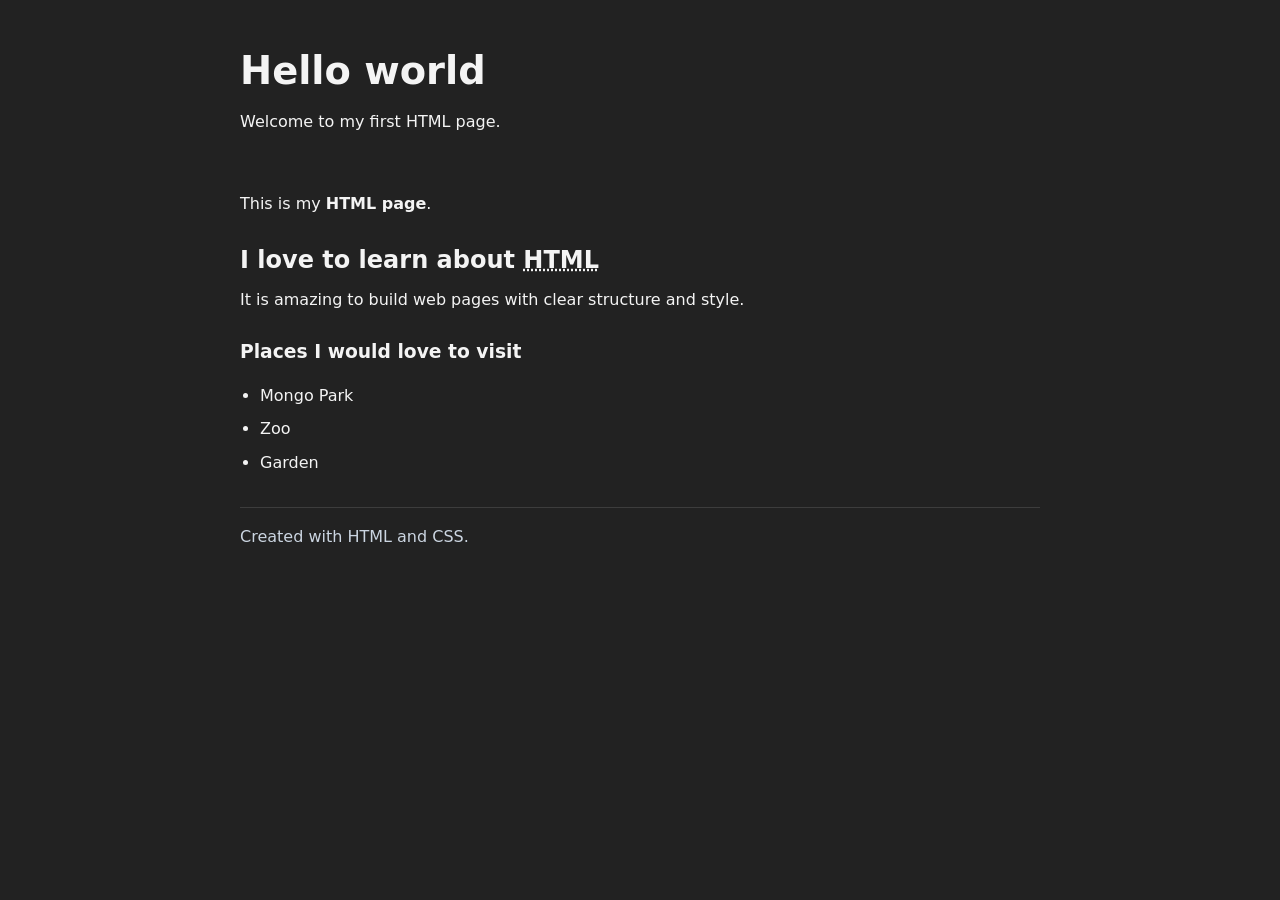
<file: index.html>
<!DOCTYPE html>
<html lang="en">
<head>
    <meta charset="UTF-8">
    <meta name="viewport" content="width=device-width, initial-scale=1.0">
    <title>MY FIRST HTML PAGE</title>
    <link rel="stylesheet" href="main.css">
</head>
<body>
    <header>
        <h1>Hello world</h1>
        <p>Welcome to my first HTML page.</p>
    </header>

    <main>
        <section>
            <p>This is my <strong>HTML page</strong>.</p>
        </section>

        <section>
            <h2>I love to learn about <abbr title="HyperText Markup Language">HTML</abbr></h2>
            <p>It is amazing to build web pages with clear structure and style.</p>
        </section>

        <section>
            <h3>Places I would love to visit</h3>
            <ul>
                <li>Mongo Park</li>
                <li>Zoo</li>
                <li>Garden</li>
            </ul>
        </section>
    </main>

    <footer>
        <p>Created with HTML and CSS.</p>
    </footer>
</body>
</html>
</file>
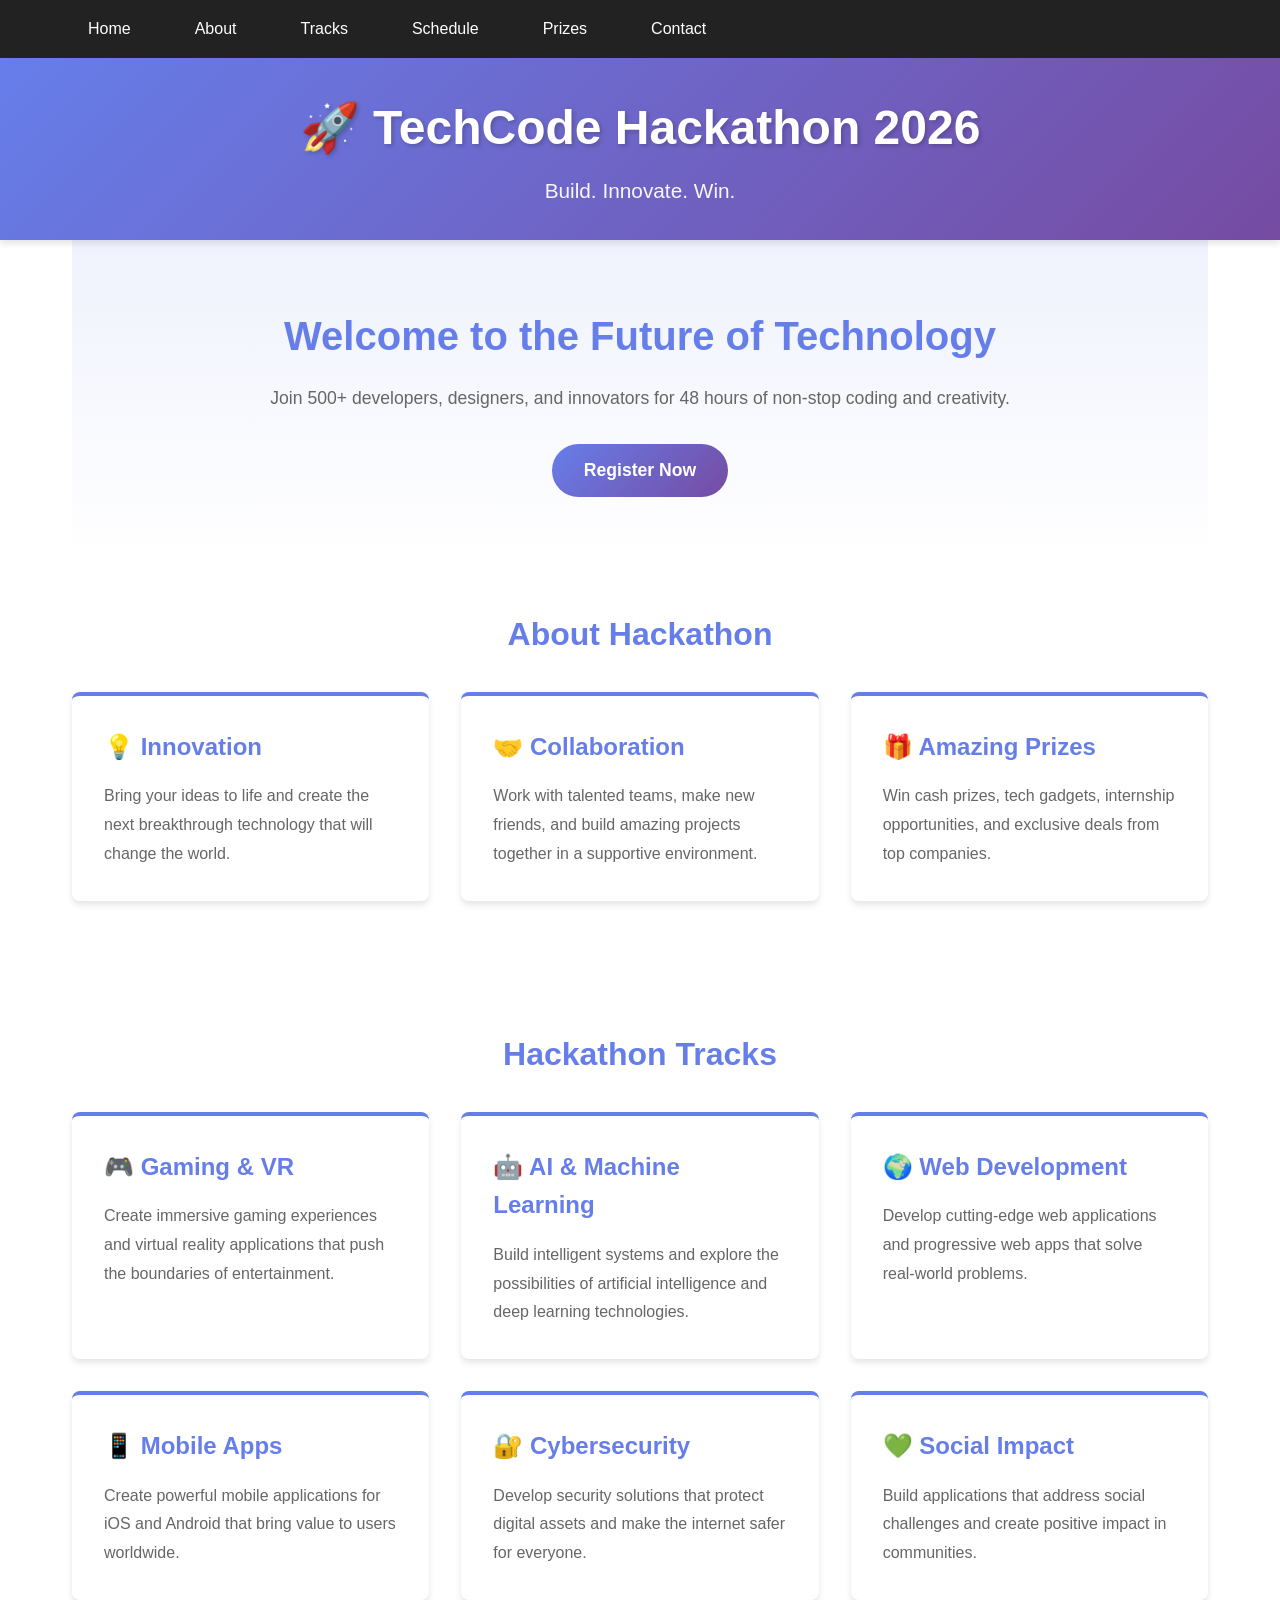
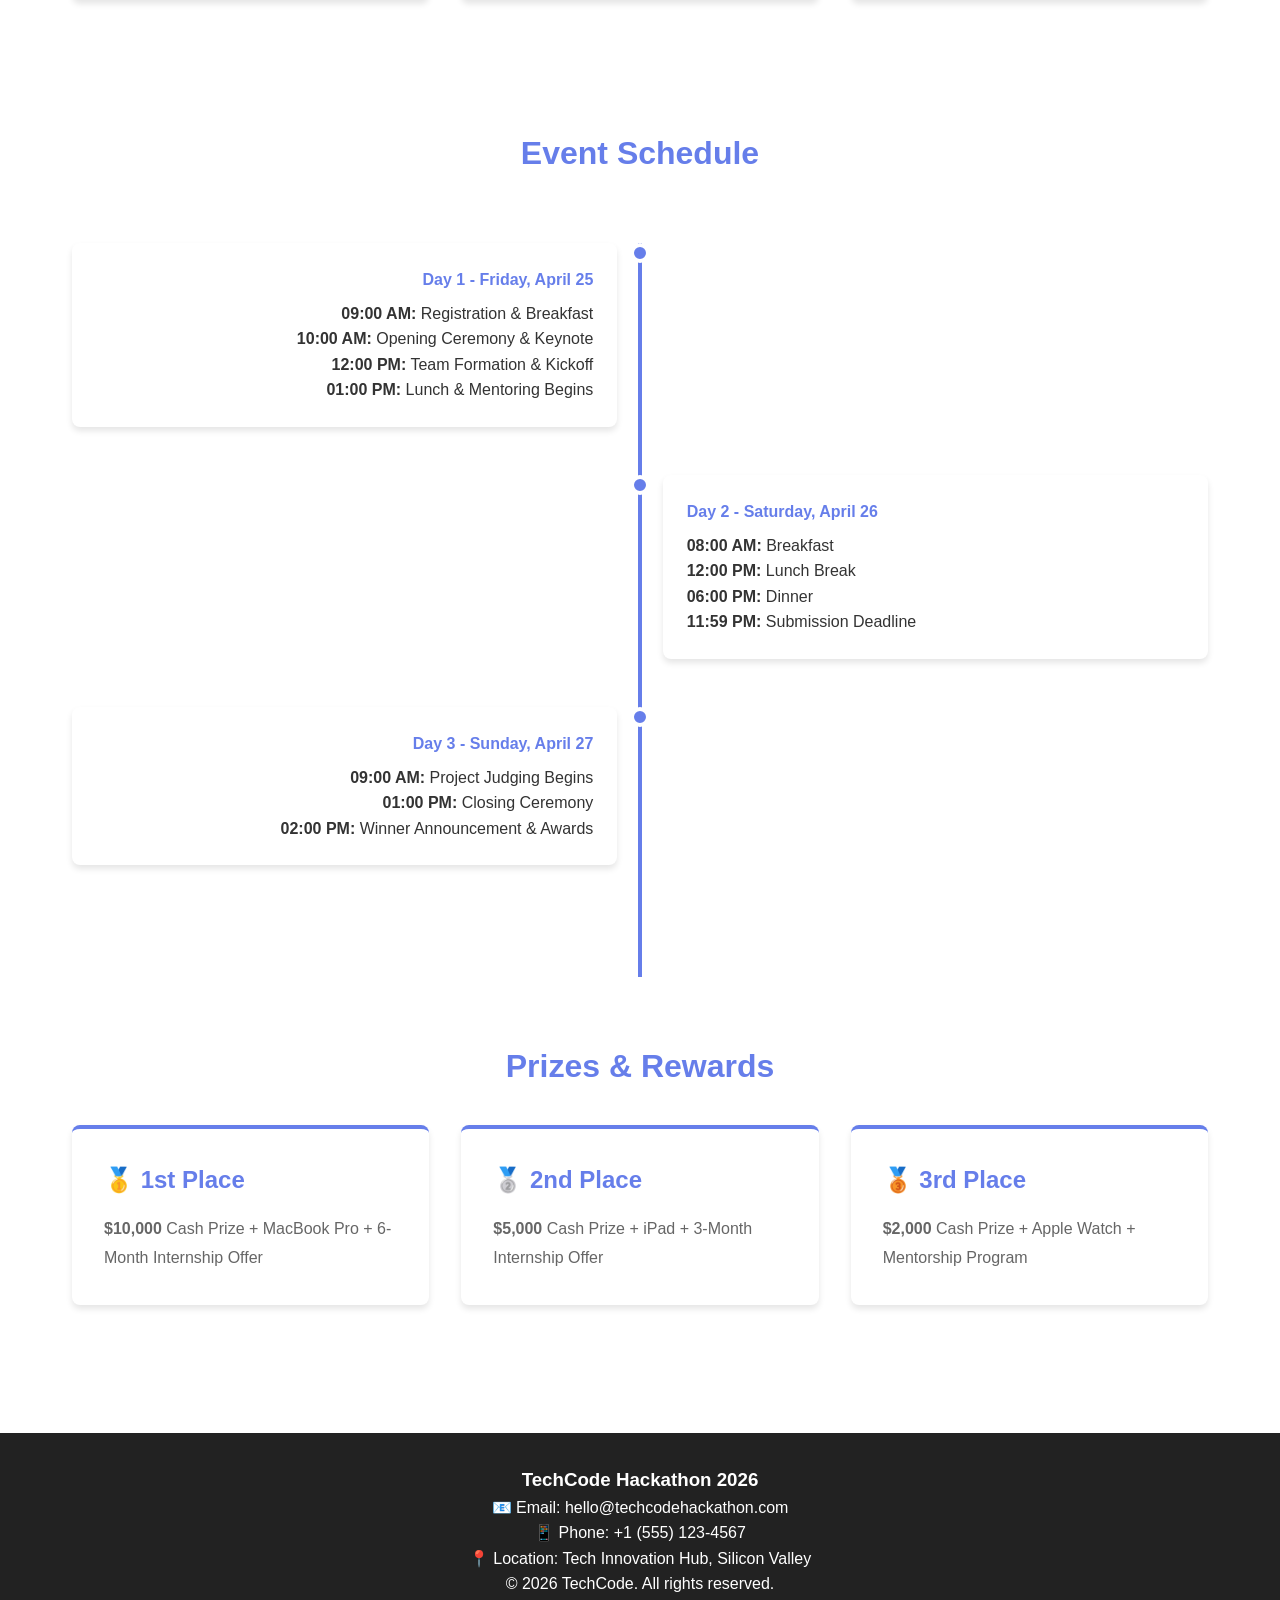
<file: hackathon.html>
<!DOCTYPE html>
<html lang="en">
<head>
    <meta charset="UTF-8">
    <meta name="viewport" content="width=device-width, initial-scale=1.0">
    <title>TechCode Hackathon 2026</title>
    <style>
        * {
            margin: 0;
            padding: 0;
            box-sizing: border-box;
        }

        body {
            font-family: 'Segoe UI', Tahoma, Geneva, Verdana, sans-serif;
            line-height: 1.6;
            color: #333;
        }

        /* Header */
        header {
            background: linear-gradient(135deg, #667eea 0%, #764ba2 100%);
            color: white;
            padding: 2rem 0;
            text-align: center;
            box-shadow: 0 4px 6px rgba(0, 0, 0, 0.1);
        }

        header h1 {
            font-size: 3rem;
            margin-bottom: 0.5rem;
            text-shadow: 2px 2px 4px rgba(0, 0, 0, 0.2);
        }

        header p {
            font-size: 1.3rem;
            opacity: 0.95;
        }

        /* Navigation */
        nav {
            background-color: #222;
            padding: 1rem 0;
            position: sticky;
            top: 0;
            z-index: 100;
        }

        nav ul {
            list-style: none;
            max-width: 1200px;
            margin: 0 auto;
            padding: 0 2rem;
            display: flex;
            gap: 2rem;
        }

        nav a {
            color: white;
            text-decoration: none;
            padding: 0.5rem 1rem;
            border-radius: 4px;
            transition: background-color 0.3s;
        }

        nav a:hover {
            background-color: #667eea;
        }

        /* Main Container */
        .container {
            max-width: 1200px;
            margin: 0 auto;
            padding: 0 2rem;
        }

        /* Hero Section */
        .hero {
            text-align: center;
            padding: 4rem 0;
            background: linear-gradient(to bottom, rgba(102, 126, 234, 0.1), transparent);
        }

        .hero h2 {
            font-size: 2.5rem;
            color: #667eea;
            margin-bottom: 1rem;
        }

        .hero p {
            font-size: 1.1rem;
            color: #666;
            margin-bottom: 2rem;
        }

        /* CTA Button */
        .cta-button {
            display: inline-block;
            background: linear-gradient(135deg, #667eea 0%, #764ba2 100%);
            color: white;
            padding: 1rem 2rem;
            text-decoration: none;
            border-radius: 50px;
            font-size: 1.1rem;
            font-weight: bold;
            transition: transform 0.3s, box-shadow 0.3s;
            border: none;
            cursor: pointer;
        }

        .cta-button:hover {
            transform: translateY(-3px);
            box-shadow: 0 10px 20px rgba(102, 126, 234, 0.3);
        }

        /* Cards Section */
        .section {
            padding: 3rem 0;
        }

        .section h2 {
            font-size: 2rem;
            color: #333;
            margin-bottom: 2rem;
            text-align: center;
            color: #667eea;
        }

        .cards {
            display: grid;
            grid-template-columns: repeat(auto-fit, minmax(300px, 1fr));
            gap: 2rem;
            margin-bottom: 2rem;
        }

        .card {
            background: white;
            border-radius: 8px;
            padding: 2rem;
            box-shadow: 0 4px 6px rgba(0, 0, 0, 0.1);
            transition: transform 0.3s, box-shadow 0.3s;
            border-top: 4px solid #667eea;
        }

        .card:hover {
            transform: translateY(-5px);
            box-shadow: 0 8px 15px rgba(0, 0, 0, 0.2);
        }

        .card h3 {
            color: #667eea;
            margin-bottom: 1rem;
            font-size: 1.5rem;
        }

        .card p {
            color: #666;
            line-height: 1.8;
        }

        /* Timeline */
        .timeline {
            position: relative;
            padding: 2rem 0;
        }

        .timeline::before {
            content: '';
            position: absolute;
            left: 50%;
            transform: translateX(-50%);
            width: 4px;
            height: 100%;
            background: #667eea;
        }

        .timeline-item {
            margin-bottom: 3rem;
            position: relative;
        }

        .timeline-item:nth-child(odd) .timeline-content {
            margin-left: 0;
            margin-right: 52%;
            text-align: right;
        }

        .timeline-item:nth-child(even) .timeline-content {
            margin-left: 52%;
            margin-right: 0;
        }

        .timeline-dot {
            position: absolute;
            left: 50%;
            transform: translateX(-50%);
            width: 20px;
            height: 20px;
            background: #667eea;
            border: 4px solid white;
            border-radius: 50%;
            top: 0;
        }

        .timeline-content {
            background: white;
            padding: 1.5rem;
            border-radius: 8px;
            box-shadow: 0 4px 6px rgba(0, 0, 0, 0.1);
        }

        .timeline-content h4 {
            color: #667eea;
            margin-bottom: 0.5rem;
        }

        /* Footer */
        footer {
            background-color: #222;
            color: white;
            text-align: center;
            padding: 2rem;
            margin-top: 3rem;
        }

        /* Responsive */
        @media (max-width: 768px) {
            header h1 {
                font-size: 2rem;
            }

            nav ul {
                flex-direction: column;
                gap: 0.5rem;
            }

            .timeline::before {
                left: 0;
            }

            .timeline-dot {
                left: 0;
                transform: translateX(-50%);
            }

            .timeline-item:nth-child(odd) .timeline-content,
            .timeline-item:nth-child(even) .timeline-content {
                margin-left: 30px;
                margin-right: 0;
                text-align: left;
            }

            .hero h2 {
                font-size: 1.8rem;
            }

            .cards {
                grid-template-columns: 1fr;
            }
        }
    </style>
</head>
<body>
    <!-- Navigation -->
    <nav>
        <ul>
            <li><a href="#home">Home</a></li>
            <li><a href="#about">About</a></li>
            <li><a href="#tracks">Tracks</a></li>
            <li><a href="#schedule">Schedule</a></li>
            <li><a href="#prizes">Prizes</a></li>
            <li><a href="#contact">Contact</a></li>
        </ul>
    </nav>

    <!-- Header -->
    <header id="home">
        <h1>🚀 TechCode Hackathon 2026</h1>
        <p>Build. Innovate. Win.</p>
    </header>

    <!-- Main Content -->
    <main class="container">
        <!-- Hero Section -->
        <section class="hero">
            <h2>Welcome to the Future of Technology</h2>
            <p>Join 500+ developers, designers, and innovators for 48 hours of non-stop coding and creativity.</p>
            <button class="cta-button">Register Now</button>
        </section>

        <!-- About Section -->
        <section class="section" id="about">
            <h2>About Hackathon</h2>
            <div class="cards">
                <div class="card">
                    <h3>💡 Innovation</h3>
                    <p>Bring your ideas to life and create the next breakthrough technology that will change the world.</p>
                </div>
                <div class="card">
                    <h3>🤝 Collaboration</h3>
                    <p>Work with talented teams, make new friends, and build amazing projects together in a supportive environment.</p>
                </div>
                <div class="card">
                    <h3>🎁 Amazing Prizes</h3>
                    <p>Win cash prizes, tech gadgets, internship opportunities, and exclusive deals from top companies.</p>
                </div>
            </div>
        </section>

        <!-- Tracks Section -->
        <section class="section" id="tracks">
            <h2>Hackathon Tracks</h2>
            <div class="cards">
                <div class="card">
                    <h3>🎮 Gaming & VR</h3>
                    <p>Create immersive gaming experiences and virtual reality applications that push the boundaries of entertainment.</p>
                </div>
                <div class="card">
                    <h3>🤖 AI & Machine Learning</h3>
                    <p>Build intelligent systems and explore the possibilities of artificial intelligence and deep learning technologies.</p>
                </div>
                <div class="card">
                    <h3>🌍 Web Development</h3>
                    <p>Develop cutting-edge web applications and progressive web apps that solve real-world problems.</p>
                </div>
                <div class="card">
                    <h3>📱 Mobile Apps</h3>
                    <p>Create powerful mobile applications for iOS and Android that bring value to users worldwide.</p>
                </div>
                <div class="card">
                    <h3>🔐 Cybersecurity</h3>
                    <p>Develop security solutions that protect digital assets and make the internet safer for everyone.</p>
                </div>
                <div class="card">
                    <h3>💚 Social Impact</h3>
                    <p>Build applications that address social challenges and create positive impact in communities.</p>
                </div>
            </div>
        </section>

        <!-- Schedule Section -->
        <section class="section" id="schedule">
            <h2>Event Schedule</h2>
            <div class="timeline">
                <div class="timeline-item">
                    <div class="timeline-dot"></div>
                    <div class="timeline-content">
                        <h4>Day 1 - Friday, April 25</h4>
                        <p><strong>09:00 AM:</strong> Registration & Breakfast</p>
                        <p><strong>10:00 AM:</strong> Opening Ceremony & Keynote</p>
                        <p><strong>12:00 PM:</strong> Team Formation & Kickoff</p>
                        <p><strong>01:00 PM:</strong> Lunch & Mentoring Begins</p>
                    </div>
                </div>

                <div class="timeline-item">
                    <div class="timeline-dot"></div>
                    <div class="timeline-content">
                        <h4>Day 2 - Saturday, April 26</h4>
                        <p><strong>08:00 AM:</strong> Breakfast</p>
                        <p><strong>12:00 PM:</strong> Lunch Break</p>
                        <p><strong>06:00 PM:</strong> Dinner</p>
                        <p><strong>11:59 PM:</strong> Submission Deadline</p>
                    </div>
                </div>

                <div class="timeline-item">
                    <div class="timeline-dot"></div>
                    <div class="timeline-content">
                        <h4>Day 3 - Sunday, April 27</h4>
                        <p><strong>09:00 AM:</strong> Project Judging Begins</p>
                        <p><strong>01:00 PM:</strong> Closing Ceremony</p>
                        <p><strong>02:00 PM:</strong> Winner Announcement & Awards</p>
                    </div>
                </div>
            </div>
        </section>

        <!-- Prizes Section -->
        <section class="section" id="prizes">
            <h2>Prizes & Rewards</h2>
            <div class="cards">
                <div class="card">
                    <h3>🥇 1st Place</h3>
                    <p><strong>$10,000</strong> Cash Prize + MacBook Pro + 6-Month Internship Offer</p>
                </div>
                <div class="card">
                    <h3>🥈 2nd Place</h3>
                    <p><strong>$5,000</strong> Cash Prize + iPad + 3-Month Internship Offer</p>
                </div>
                <div class="card">
                    <h3>🥉 3rd Place</h3>
                    <p><strong>$2,000</strong> Cash Prize + Apple Watch + Mentorship Program</p>
                </div>
            </div>
        </section>
    </main>

    <!-- Footer -->
    <footer id="contact">
        <h3>TechCode Hackathon 2026</h3>
        <p>📧 Email: hello@techcodehackathon.com</p>
        <p>📱 Phone: +1 (555) 123-4567</p>
        <p>📍 Location: Tech Innovation Hub, Silicon Valley</p>
        <p>&copy; 2026 TechCode. All rights reserved.</p>
    </footer>
</body>
</html>
</file>
<file: main.css>
html {
    box-sizing: border-box;
    font-size: 100%;
}

*, *::before, *::after {
    box-sizing: inherit;
}

body {
    margin: 0;
    min-height: 100vh;
    font-family: system-ui, -apple-system, BlinkMacSystemFont, "Segoe UI", sans-serif;
    background-color: #222;
    color: #f4f4f4;
    line-height: 1.6;
    padding: 1.5rem;
}

body > * {
    max-width: 800px;
    margin: 0 auto;
}

header,
main,
footer {
    padding: 1rem 0;
}

header h1 {
    margin: 0 0 0.5rem;
    font-size: clamp(2rem, 3vw, 3rem);
}

header p,
section p,
footer p {
    margin: 0;
}

section {
    margin-top: 1.5rem;
}

h2,
h3 {
    margin: 0 0 0.5rem;
}

ul {
    padding-left: 1.25rem;
}

li {
    margin-bottom: 0.5rem;
}

footer {
    border-top: 1px solid rgba(255,255,255,0.12);
    color: #cbd5e1;
}
</file>
